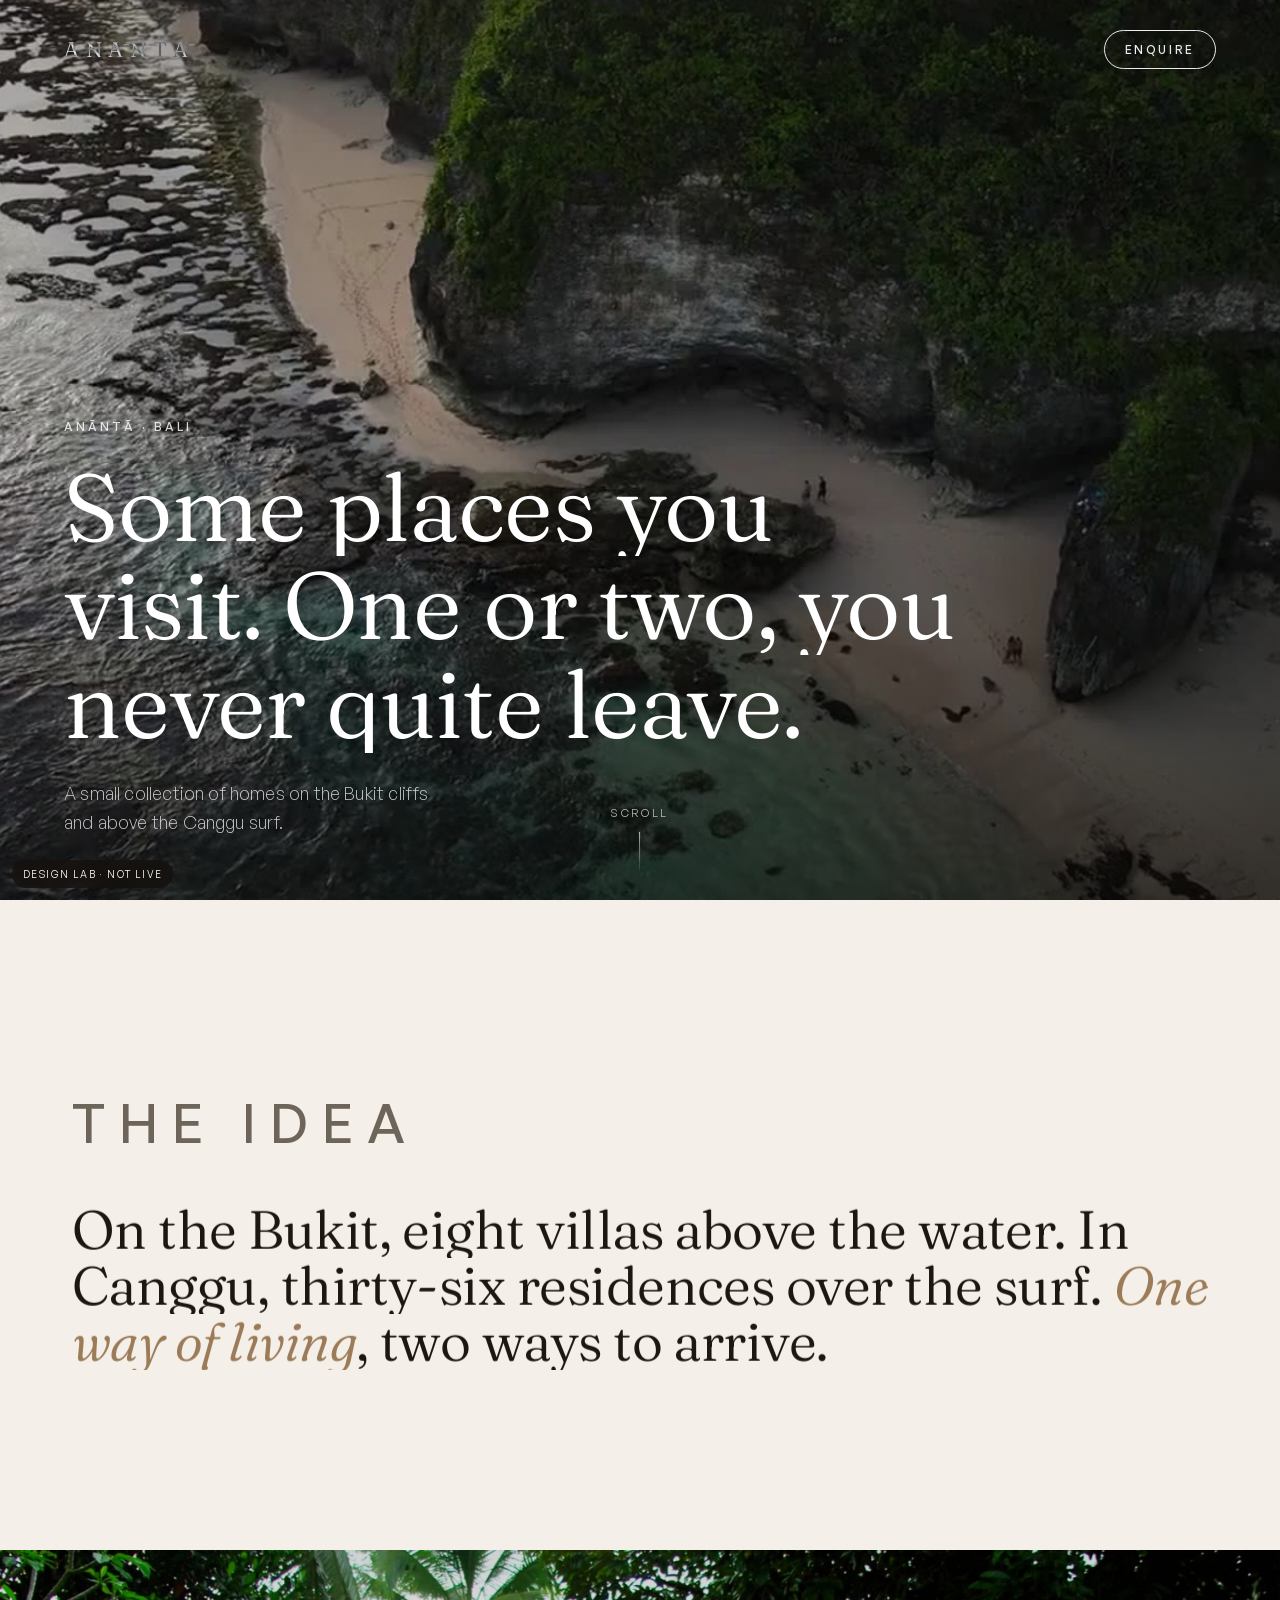
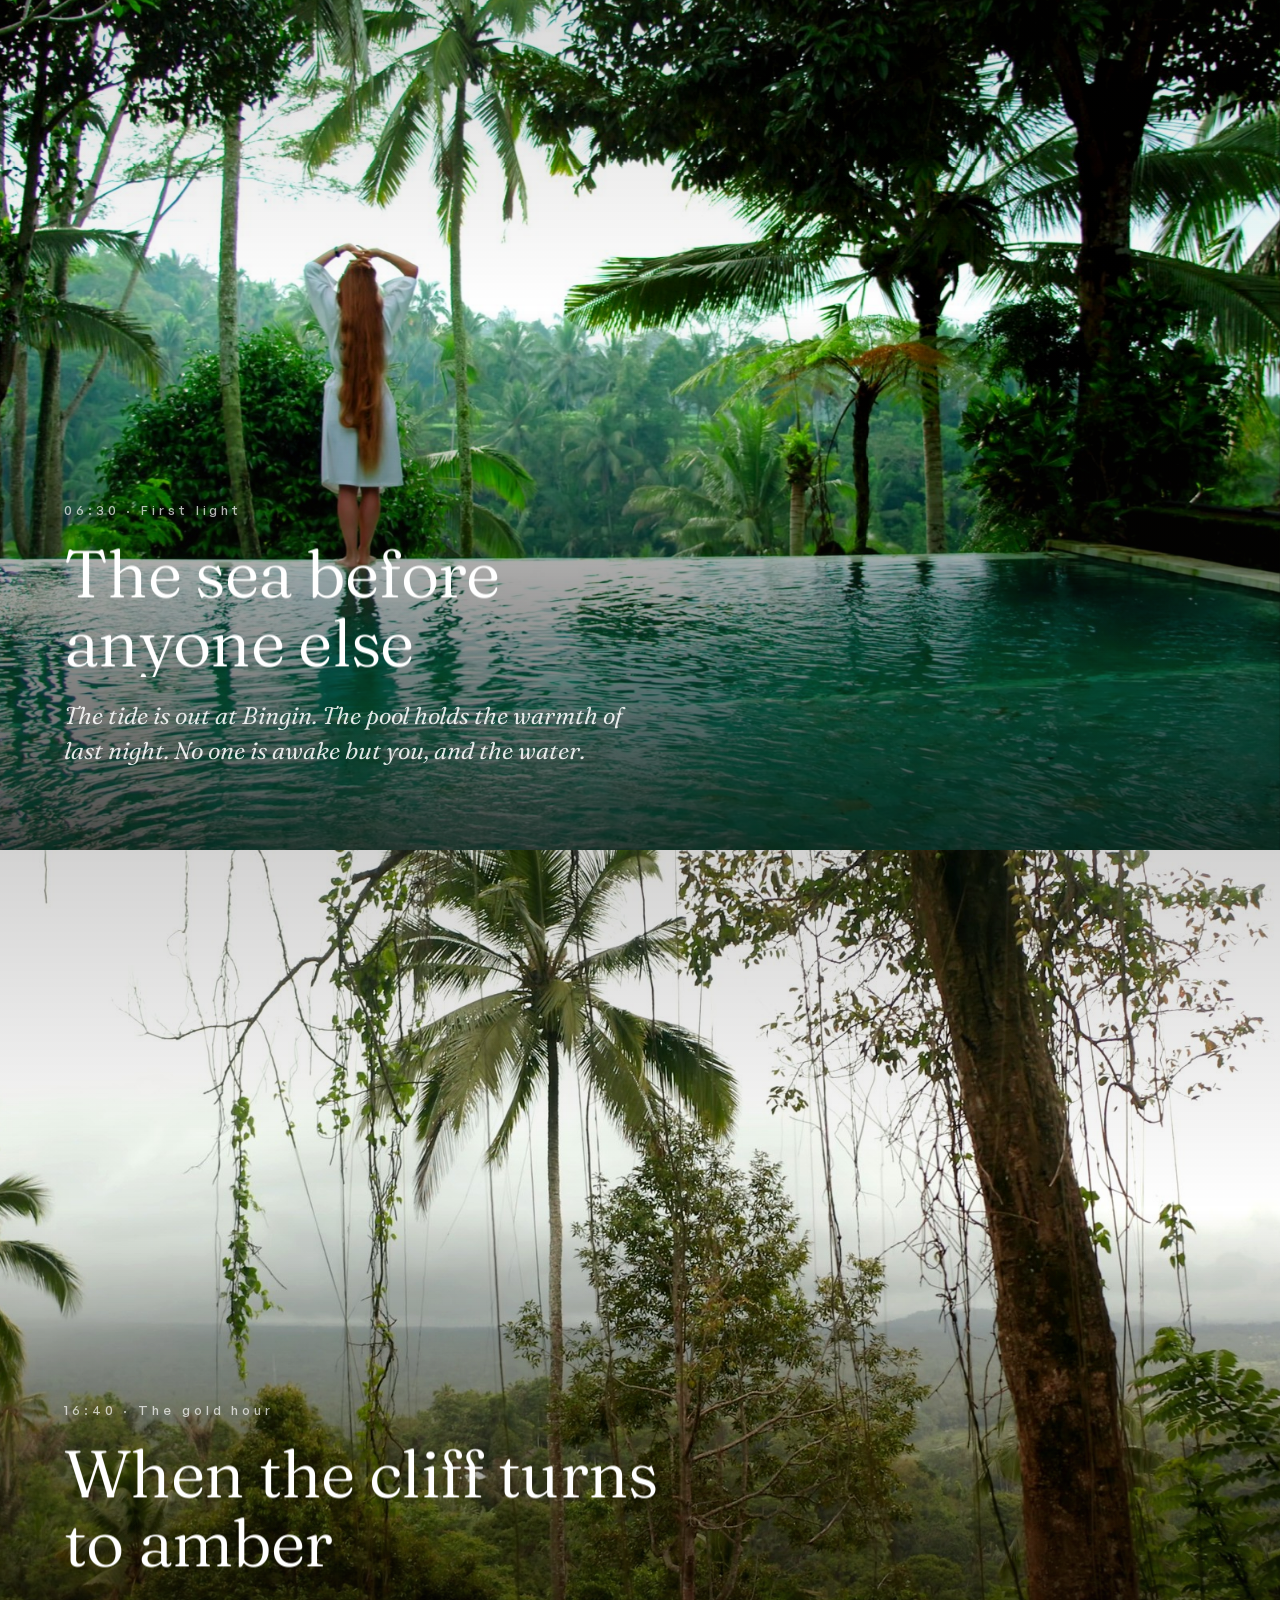
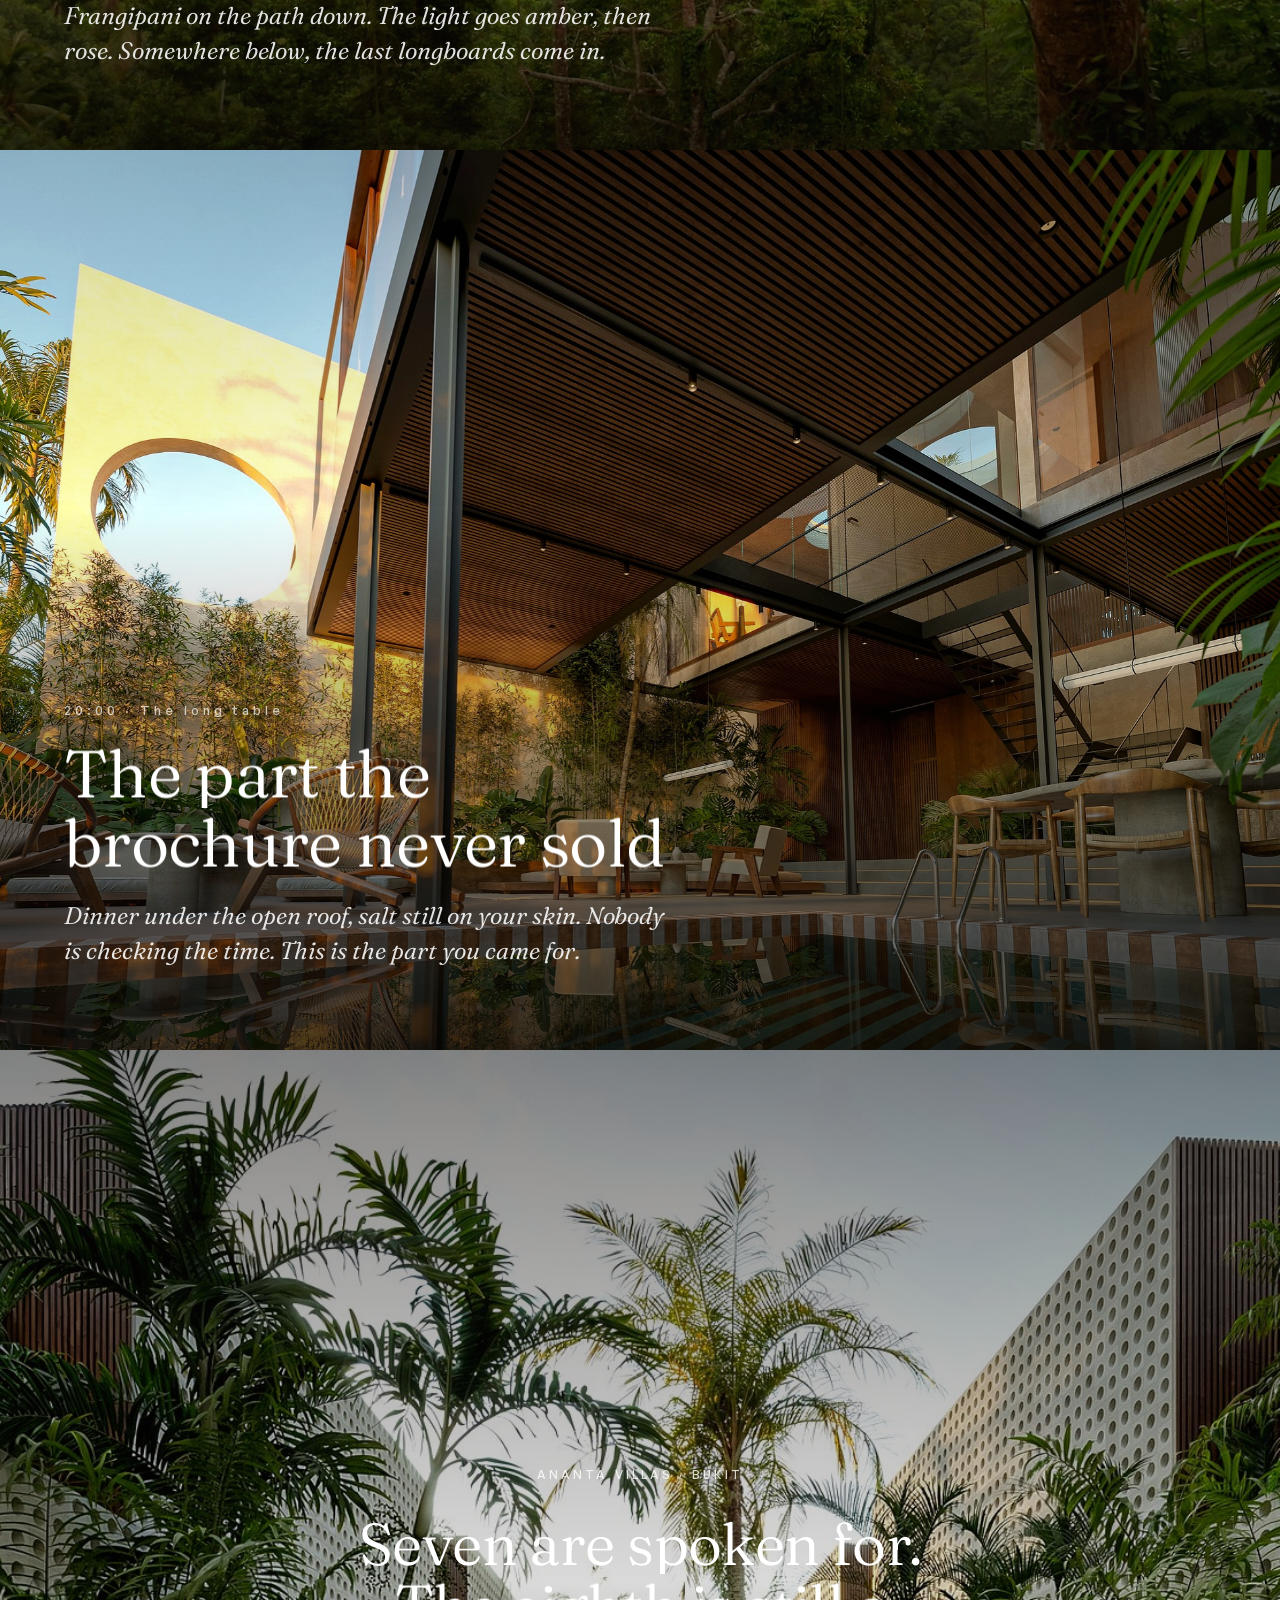
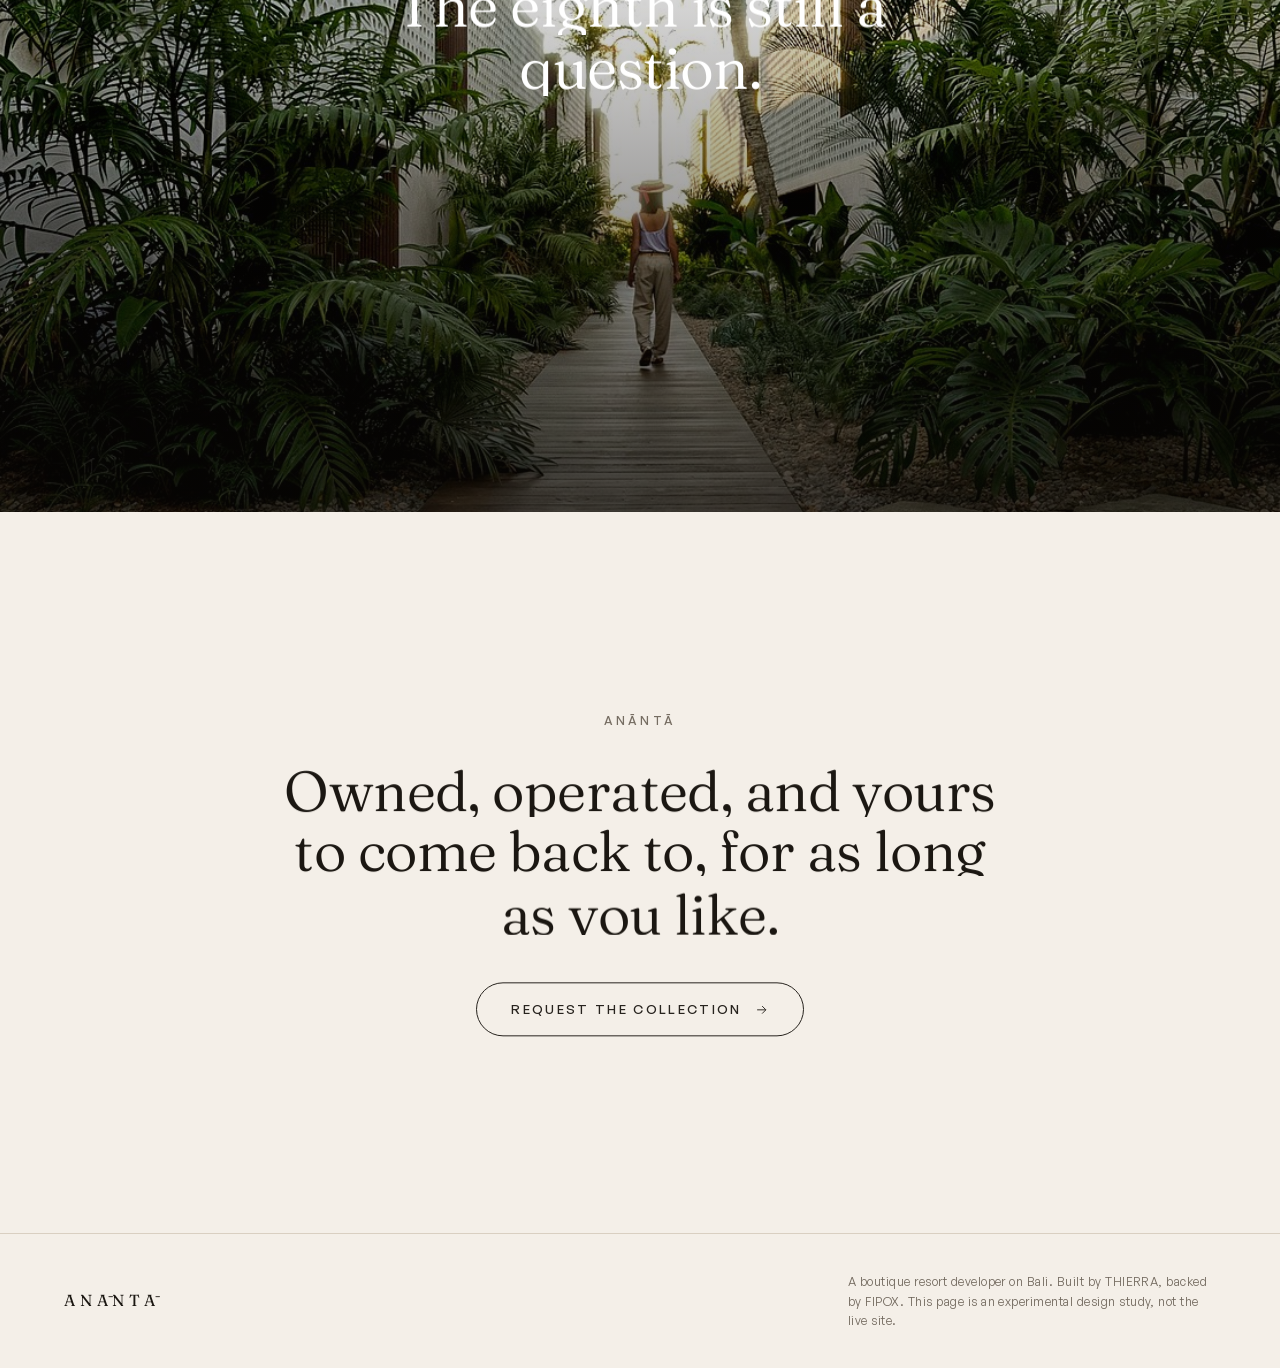
<file: lab/index.html>
<!DOCTYPE html>
<html lang="en">
<head>
<meta charset="utf-8">
<meta name="viewport" content="width=device-width, initial-scale=1, viewport-fit=cover">
<meta name="robots" content="noindex, nofollow">
<title>Ananta · design lab</title>
<meta name="description" content="Experimental design slice — not the live site.">
<link rel="preload" href="fonts/fraunces-wght-normal.woff2" as="font" type="font/woff2" crossorigin>
<link rel="preload" href="fonts/general-sans-400.woff2" as="font" type="font/woff2" crossorigin>
<link rel="stylesheet" href="lab.css">
<!-- Pre-paint reveal gate: hide animated elements only when JS is live (lab.js un-hides if GSAP/motion is unavailable). No flash, but never permanently hidden. -->
<script>document.documentElement.classList.add('js')</script>
<style>.js [data-split],.js [data-reveal]{opacity:0}@media(prefers-reduced-motion:reduce){.js [data-split],.js [data-reveal]{opacity:1}}</style>
</head>
<body>

<div class="grain" aria-hidden="true"></div>
<div class="lab-flag">design lab · not live</div>

<nav class="nav" id="nav">
  <a class="nav__brand" href="#">Anāntā</a>
  <a class="nav__cta" href="#enquire">Enquire</a>
</nav>

<!-- HERO -->
<header class="hero">
  <div class="hero__media" data-parallax="0.1">
    <video autoplay muted loop playsinline preload="metadata" poster="/villas/hero-poster.jpg">
      <source src="/hero_bali_sunset_m.mp4" type="video/mp4" media="(max-width:768px)">
      <source src="/hero_bali_sunset.mp4" type="video/mp4">
    </video>
  </div>
  <div class="hero__scrim"></div>
  <div class="hero__inner">
    <p class="eyebrow" data-reveal>Anāntā · Bali</p>
    <h1 class="display reveal-lines" data-split>Some places you visit. One or two, you never quite leave.</h1>
    <p class="hero__sub" data-reveal>A small collection of homes on the Bukit cliffs and above the Canggu surf.</p>
  </div>
  <div class="scrollcue" aria-hidden="true">Scroll<span></span></div>
</header>

<!-- PLACE (restraint) -->
<section class="place">
  <div class="place__inner">
    <p class="eyebrow" data-reveal>The idea</p>
    <p class="display reveal-lines" data-split>On the Bukit, eight villas above the water. In Canggu, thirty-six residences over the surf. <em>One way of living</em>, two ways to arrive.</p>
  </div>
</section>

<!-- DAY IN THE LIFE -->
<div class="day">

  <section class="panel">
    <div class="panel__media" data-clip><img src="/villas/render-pool.jpg" alt="Cliff-edge pool at first light" loading="lazy"></div>
    <div class="panel__scrim"></div>
    <div class="panel__cap">
      <p class="panel__time" data-reveal>06:30 · First light</p>
      <h2 class="panel__title display reveal-lines" data-split>The sea before anyone else</h2>
      <p class="panel__sensory sensory" data-reveal>The tide is out at Bingin. The pool holds the warmth of last night. No one is awake but you, and the water.</p>
    </div>
  </section>

  <section class="panel">
    <div class="panel__media" data-clip><img src="/villas/render-facade.jpg" alt="The villa in the golden hour" loading="lazy"></div>
    <div class="panel__scrim"></div>
    <div class="panel__cap">
      <p class="panel__time" data-reveal>16:40 · The gold hour</p>
      <h2 class="panel__title display reveal-lines" data-split>When the cliff turns to amber</h2>
      <p class="panel__sensory sensory" data-reveal>Frangipani on the path down. The light goes amber, then rose. Somewhere below, the last longboards come in.</p>
    </div>
  </section>

  <section class="panel">
    <div class="panel__media" data-clip><img src="/villas/render-living.jpg" alt="The long table in the evening" loading="lazy"></div>
    <div class="panel__scrim"></div>
    <div class="panel__cap">
      <p class="panel__time" data-reveal>20:00 · The long table</p>
      <h2 class="panel__title display reveal-lines" data-split>The part the brochure never sold</h2>
      <p class="panel__sensory sensory" data-reveal>Dinner under the open roof, salt still on your skin. Nobody is checking the time. This is the part you came for.</p>
    </div>
  </section>

</div>

<!-- VILLA REVEAL -->
<section class="villa">
  <div class="villa__media" data-parallax="0.1"><img src="/villas/hero-photo.jpg" alt="Ananta villa, Bukit" loading="lazy"></div>
  <div class="villa__scrim"></div>
  <div class="villa__inner">
    <p class="eyebrow" data-reveal>Ananta Villas · Bukit</p>
    <h2 class="display reveal-lines" data-split>Seven are spoken for. The eighth is still a question.</h2>
  </div>
</section>

<!-- CLOSE -->
<section class="close" id="enquire">
  <p class="eyebrow" data-reveal>Anāntā</p>
  <h2 class="display reveal-lines" data-split>Owned, operated, and yours to come back to, for as long as you like.</h2>
  <a class="close__cta" href="#" data-reveal>Request the collection
    <svg viewBox="0 0 24 24" fill="none" stroke="currentColor" stroke-width="1.5"><path d="M5 12h14M13 6l6 6-6 6"/></svg>
  </a>
</section>

<footer class="foot">
  <span class="foot__brand">Anāntā</span>
  <span class="foot__note">A boutique resort developer on Bali. Built by THIERRA, backed by FIPOX. This page is an experimental design study, not the live site.</span>
</footer>

<script src="vendor/gsap.min.js"></script>
<script src="vendor/ScrollTrigger.min.js"></script>
<script src="vendor/SplitText.min.js"></script>
<script src="vendor/lenis.min.js"></script>
<script src="lab.js"></script>
</body>
</html>
</file>
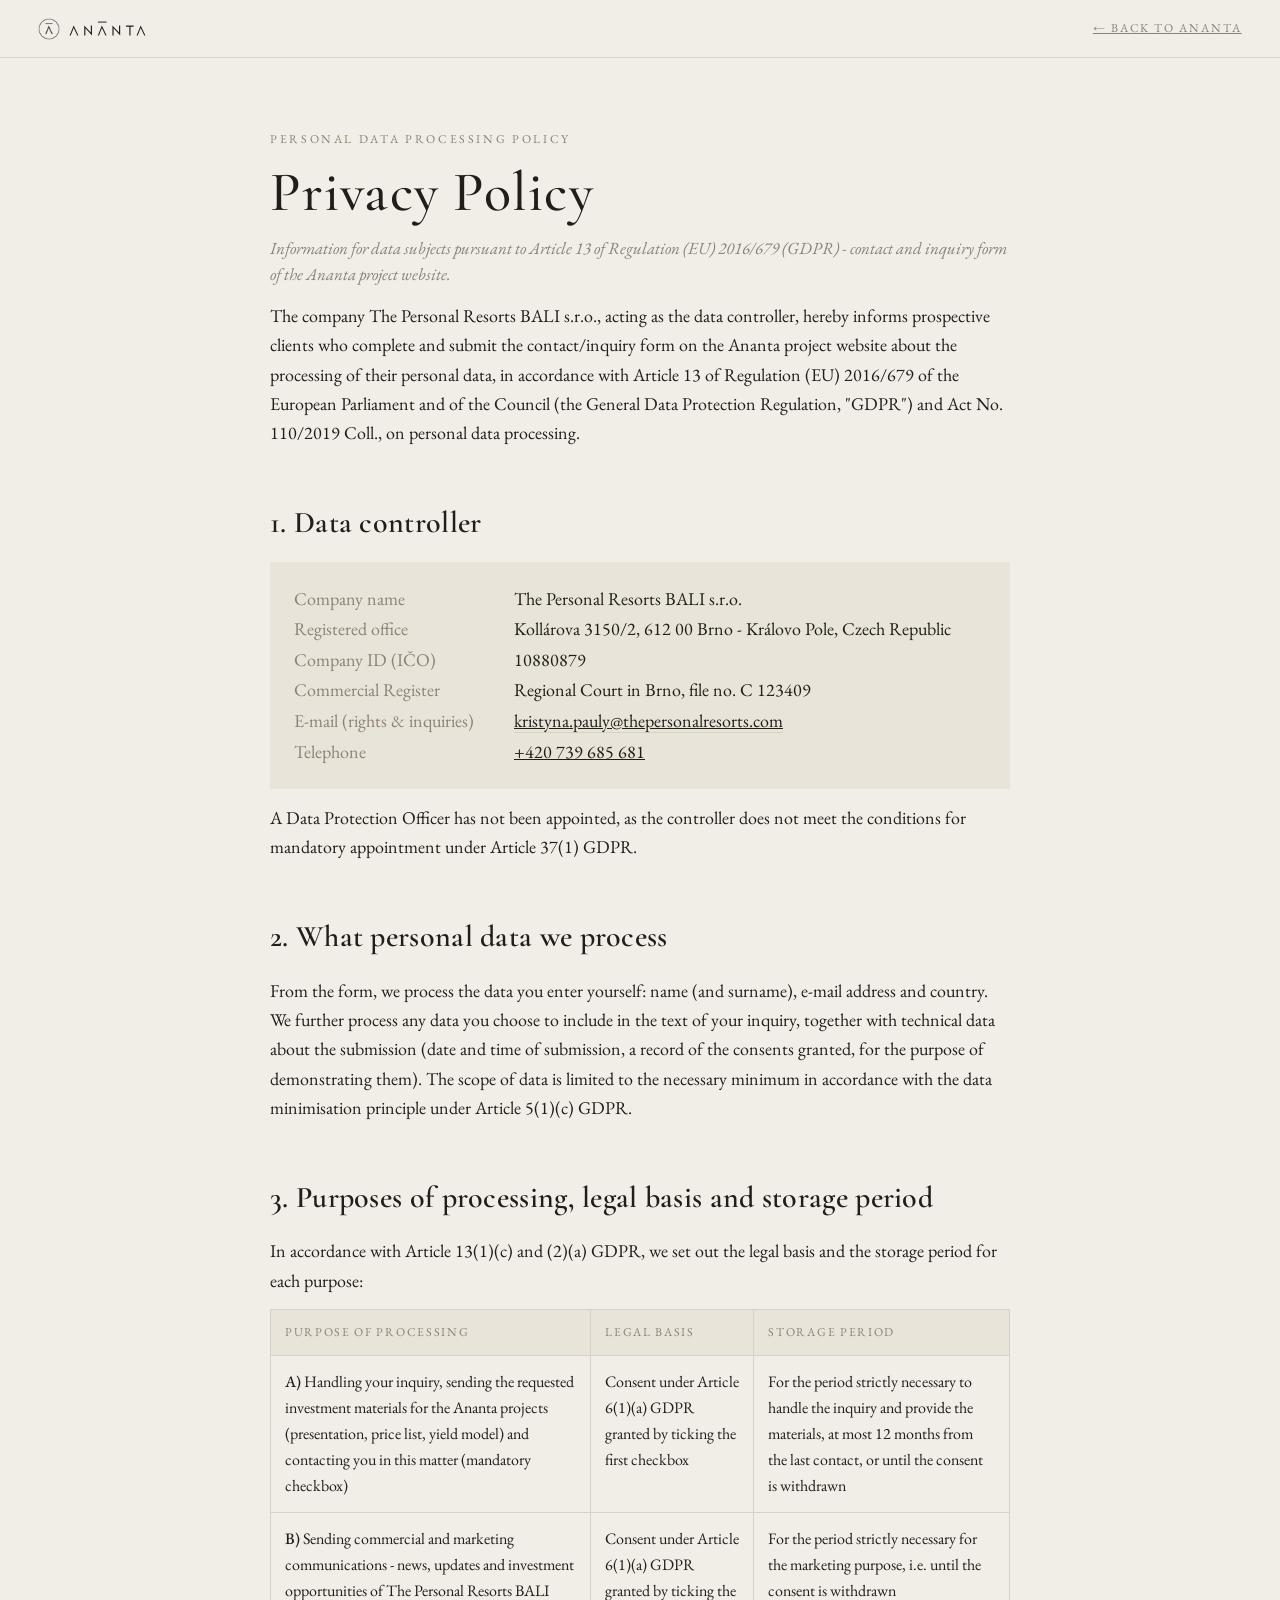
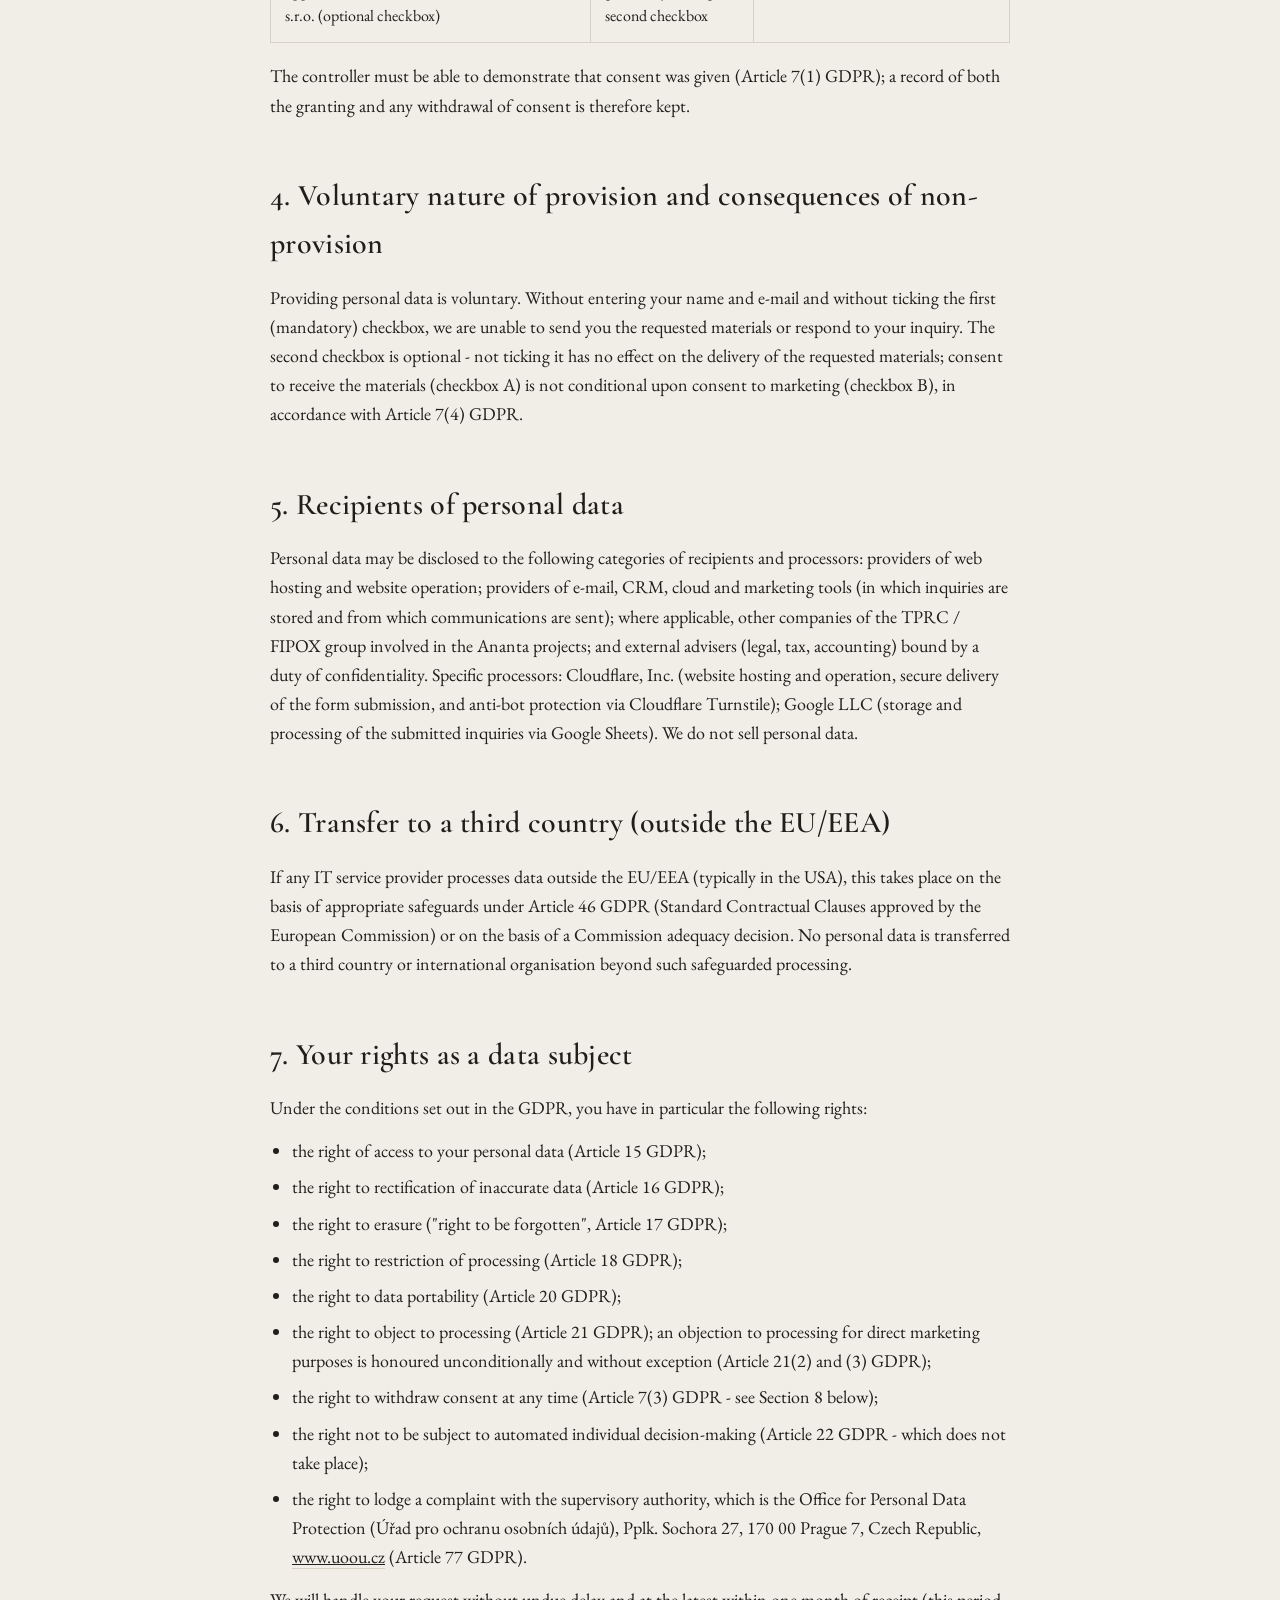
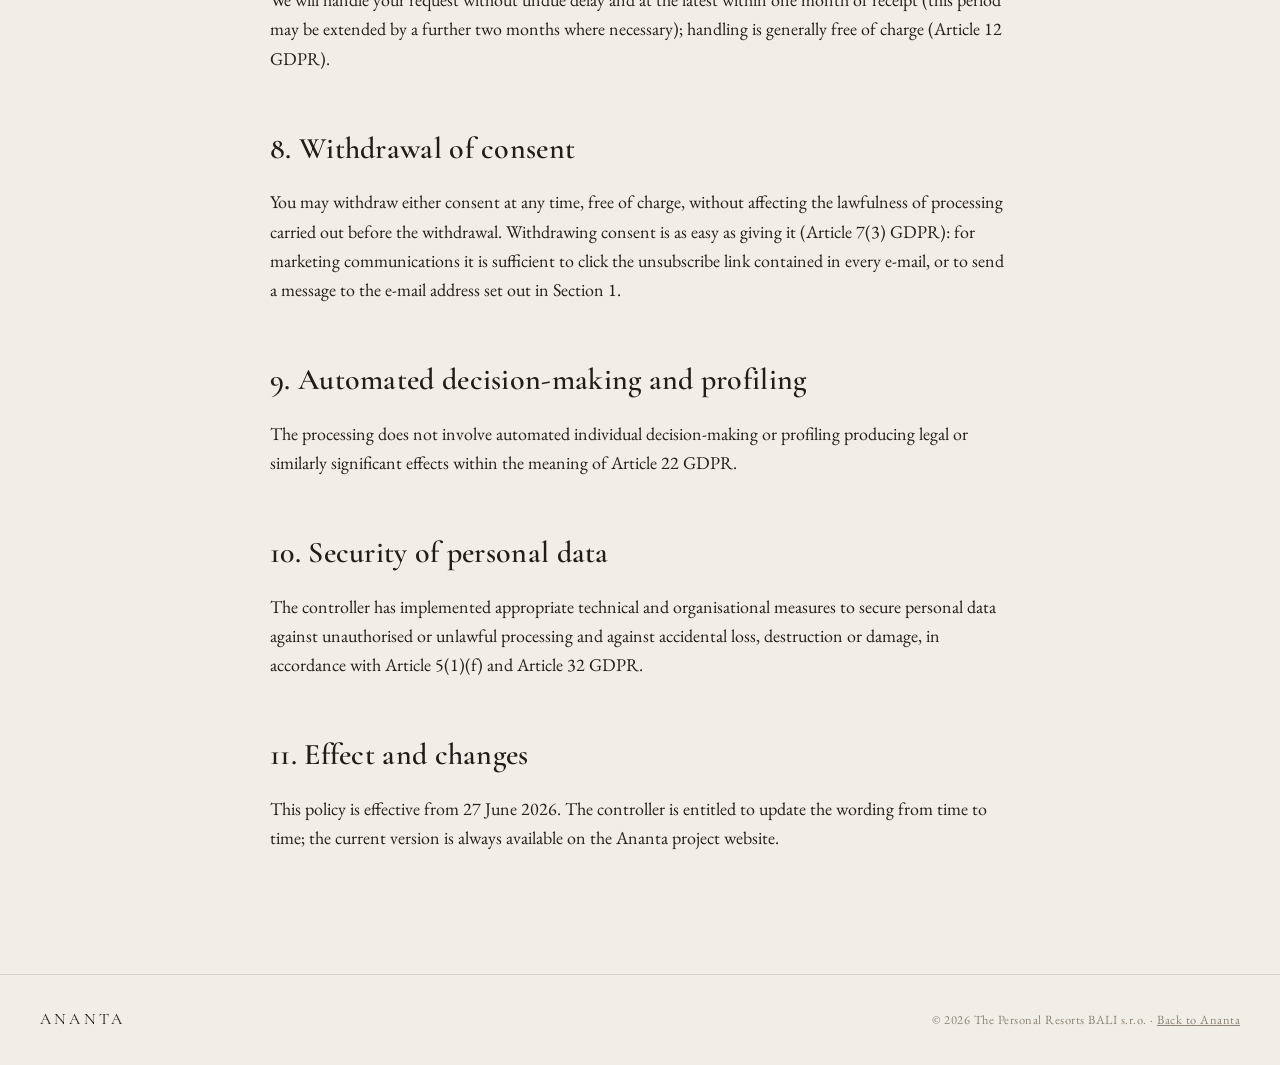
<file: privacy/index.html>
<!DOCTYPE html>
<html lang="en">
<head>
<meta charset="UTF-8">
<meta name="robots" content="noindex">
<meta name="viewport" content="width=device-width, initial-scale=1, viewport-fit=cover">
<meta name="theme-color" content="#F1EEE7">
<title>Privacy Policy - Ananta</title>
<meta name="description" content="Personal data processing policy for the contact and inquiry form of the Ananta project website. The Personal Resorts BALI s.r.o.">
<link rel="canonical" href="/privacy">
<link rel="icon" type="image/png" sizes="32x32" href="/favicon-32.png">
<link rel="icon" type="image/png" sizes="16x16" href="/favicon-16.png">
<link rel="apple-touch-icon" sizes="180x180" href="/apple-touch-icon.png">
<link rel="preconnect" href="https://fonts.googleapis.com">
<link rel="preconnect" href="https://fonts.gstatic.com" crossorigin>
<link href="https://fonts.googleapis.com/css2?family=Cormorant+Garamond:ital,wght@0,400;0,500;0,600;1,400&family=EB+Garamond:ital,wght@0,400;0,500;1,400&display=swap" rel="stylesheet">
<style>
:root{
  --cream:#F1EEE7;--cream2:#E9E4DA;--ink:#211E1A;--soft:#8C8275;--line:#D8D1C5;
  --serif:'Cormorant Garamond',Georgia,serif;--body:'EB Garamond',Georgia,serif;
}
*{margin:0;padding:0;box-sizing:border-box}
html{scroll-behavior:smooth}
body{font-family:var(--body);color:var(--ink);background:var(--cream);-webkit-font-smoothing:antialiased;font-size:18px;line-height:1.62;overflow-x:hidden}
a{color:inherit}
.sr-only{position:absolute;width:1px;height:1px;overflow:hidden;clip:rect(0,0,0,0)}

nav{position:fixed;top:0;left:0;right:0;z-index:50;background:var(--cream);border-bottom:1px solid var(--line);
  display:flex;align-items:center;gap:18px;padding:0 clamp(18px,3vw,40px);height:58px}
.brand{display:inline-flex;align-items:center;gap:9px;font-family:var(--serif);font-weight:500;font-size:19px;letter-spacing:.16em;text-transform:uppercase}
.brand-seal,.brand-word{display:inline-block;background-color:currentColor;-webkit-mask-repeat:no-repeat;mask-repeat:no-repeat;-webkit-mask-position:center;mask-position:center;-webkit-mask-size:contain;mask-size:contain;mask-mode:alpha}
.brand-seal{-webkit-mask-image:url(/ananta-seal.png);mask-image:url(/ananta-seal.png);width:22px;height:22px;flex:none}
.brand-word{-webkit-mask-image:url(/ananta-wordmark.svg);mask-image:url(/ananta-wordmark.svg);aspect-ratio:782.5 / 153;height:15px;flex:none}
.navback{font-family:var(--body);font-size:12px;letter-spacing:.16em;text-transform:uppercase;color:var(--soft);margin-left:auto}
.navback:hover{color:var(--ink)}

.doc{max-width:820px;margin:0 auto;padding:calc(58px + clamp(48px,8vh,96px)) clamp(20px,5vw,40px) clamp(70px,12vh,130px)}
.doc__eyebrow{font-family:var(--body);font-size:12px;letter-spacing:.22em;text-transform:uppercase;color:var(--soft);margin-bottom:18px}
.doc h1{font-family:var(--serif);font-weight:500;font-size:clamp(34px,5vw,56px);line-height:1.05;letter-spacing:.02em;margin-bottom:14px}
.doc__intro-sub{font-family:var(--body);font-style:italic;font-size:17px;color:var(--soft);line-height:1.5;margin-bottom:34px}
.doc__lead{font-size:18px;margin-bottom:8px}
.doc h2{font-family:var(--serif);font-weight:600;font-size:clamp(22px,2.6vw,30px);letter-spacing:.01em;margin:44px 0 14px;padding-top:8px}
.doc p{margin-bottom:14px}
.doc p+p{margin-top:0}
.doc strong{font-weight:500}
.doc dl{margin:10px 0 14px}
.doc dt{font-weight:500;font-family:var(--serif);font-size:20px}
.doc dd{margin:2px 0 16px}
.doc ul{margin:6px 0 14px;padding-left:22px}
.doc li{margin-bottom:7px}
.doc table{width:100%;border-collapse:collapse;margin:14px 0 18px;font-size:16px}
.doc th,.doc td{text-align:left;vertical-align:top;padding:13px 14px;border:1px solid var(--line)}
.doc th{font-family:var(--body);font-size:12px;letter-spacing:.14em;text-transform:uppercase;color:var(--soft);font-weight:400;background:var(--cream2)}
.doc td .label{font-weight:500}
.doc__contact{background:var(--cream2);padding:22px 24px;margin:8px 0 14px;line-height:1.7}
.doc__contact div{display:flex;gap:10px;flex-wrap:wrap}
.doc__contact .k{color:var(--soft);min-width:210px}
.doc a[href^="mailto"],.doc a[href^="http"]{border-bottom:1px solid var(--line)}
.doc a:hover{border-bottom-color:var(--ink)}

footer{border-top:1px solid var(--line);padding:32px clamp(20px,5vw,40px);display:flex;flex-wrap:wrap;gap:12px;justify-content:space-between;align-items:center;font-family:var(--body);font-size:12.5px;letter-spacing:.04em;color:var(--soft)}
footer .fbrand{font-family:var(--serif);font-size:16px;letter-spacing:.2em;text-transform:uppercase;color:var(--ink)}
@media(max-width:560px){.doc__contact .k{min-width:0}.doc table{font-size:15px}.doc th,.doc td{padding:10px}}
</style>
</head>
<body>

<nav>
  <a class="brand" href="/"><span class="brand-seal" aria-hidden="true"></span><span class="brand-word" aria-hidden="true"></span><span class="sr-only">Ananta</span></a>
  <a class="navback" href="/">← Back to Ananta</a>
</nav>

<main class="doc">
  <p class="doc__eyebrow">Personal data processing policy</p>
  <h1>Privacy Policy</h1>
  <p class="doc__intro-sub">Information for data subjects pursuant to Article 13 of Regulation (EU) 2016/679 (GDPR) - contact and inquiry form of the Ananta project website.</p>

  <p class="doc__lead">The company The Personal Resorts BALI s.r.o., acting as the data controller, hereby informs prospective clients who complete and submit the contact/inquiry form on the Ananta project website about the processing of their personal data, in accordance with Article 13 of Regulation (EU) 2016/679 of the European Parliament and of the Council (the General Data Protection Regulation, "GDPR") and Act No. 110/2019 Coll., on personal data processing.</p>

  <h2>1. Data controller</h2>
  <div class="doc__contact">
    <div><span class="k">Company name</span><span>The Personal Resorts BALI s.r.o.</span></div>
    <div><span class="k">Registered office</span><span>Kollárova 3150/2, 612 00 Brno - Královo Pole, Czech Republic</span></div>
    <div><span class="k">Company ID (IČO)</span><span>10880879</span></div>
    <div><span class="k">Commercial Register</span><span>Regional Court in Brno, file no. C 123409</span></div>
    <div><span class="k">E-mail (rights &amp; inquiries)</span><span><a href="mailto:kristyna.pauly@thepersonalresorts.com">kristyna.pauly@thepersonalresorts.com</a></span></div>
    <div><span class="k">Telephone</span><span><a href="tel:+420739685681">+420 739 685 681</a></span></div>
  </div>
  <p>A Data Protection Officer has not been appointed, as the controller does not meet the conditions for mandatory appointment under Article 37(1) GDPR.</p>

  <h2>2. What personal data we process</h2>
  <p>From the form, we process the data you enter yourself: name (and surname), e-mail address and country. We further process any data you choose to include in the text of your inquiry, together with technical data about the submission (date and time of submission, a record of the consents granted, for the purpose of demonstrating them). The scope of data is limited to the necessary minimum in accordance with the data minimisation principle under Article 5(1)(c) GDPR.</p>

  <h2>3. Purposes of processing, legal basis and storage period</h2>
  <p>In accordance with Article 13(1)(c) and (2)(a) GDPR, we set out the legal basis and the storage period for each purpose:</p>
  <table>
    <thead><tr><th>Purpose of processing</th><th>Legal basis</th><th>Storage period</th></tr></thead>
    <tbody>
      <tr>
        <td><span class="label">A)</span> Handling your inquiry, sending the requested investment materials for the Ananta projects (presentation, price list, yield model) and contacting you in this matter (mandatory checkbox)</td>
        <td>Consent under Article 6(1)(a) GDPR granted by ticking the first checkbox</td>
        <td>For the period strictly necessary to handle the inquiry and provide the materials, at most 12 months from the last contact, or until the consent is withdrawn</td>
      </tr>
      <tr>
        <td><span class="label">B)</span> Sending commercial and marketing communications - news, updates and investment opportunities of The Personal Resorts BALI s.r.o. (optional checkbox)</td>
        <td>Consent under Article 6(1)(a) GDPR granted by ticking the second checkbox</td>
        <td>For the period strictly necessary for the marketing purpose, i.e. until the consent is withdrawn</td>
      </tr>
    </tbody>
  </table>
  <p>The controller must be able to demonstrate that consent was given (Article 7(1) GDPR); a record of both the granting and any withdrawal of consent is therefore kept.</p>

  <h2>4. Voluntary nature of provision and consequences of non-provision</h2>
  <p>Providing personal data is voluntary. Without entering your name and e-mail and without ticking the first (mandatory) checkbox, we are unable to send you the requested materials or respond to your inquiry. The second checkbox is optional - not ticking it has no effect on the delivery of the requested materials; consent to receive the materials (checkbox A) is not conditional upon consent to marketing (checkbox B), in accordance with Article 7(4) GDPR.</p>

  <h2>5. Recipients of personal data</h2>
  <p>Personal data may be disclosed to the following categories of recipients and processors: providers of web hosting and website operation; providers of e-mail, CRM, cloud and marketing tools (in which inquiries are stored and from which communications are sent); where applicable, other companies of the TPRC / FIPOX group involved in the Ananta projects; and external advisers (legal, tax, accounting) bound by a duty of confidentiality. Specific processors: Cloudflare, Inc. (website hosting and operation, secure delivery of the form submission, and anti-bot protection via Cloudflare Turnstile); Google LLC (storage and processing of the submitted inquiries via Google Sheets). We do not sell personal data.</p>

  <h2>6. Transfer to a third country (outside the EU/EEA)</h2>
  <p>If any IT service provider processes data outside the EU/EEA (typically in the USA), this takes place on the basis of appropriate safeguards under Article 46 GDPR (Standard Contractual Clauses approved by the European Commission) or on the basis of a Commission adequacy decision. No personal data is transferred to a third country or international organisation beyond such safeguarded processing.</p>

  <h2>7. Your rights as a data subject</h2>
  <p>Under the conditions set out in the GDPR, you have in particular the following rights:</p>
  <ul>
    <li>the right of access to your personal data (Article 15 GDPR);</li>
    <li>the right to rectification of inaccurate data (Article 16 GDPR);</li>
    <li>the right to erasure ("right to be forgotten", Article 17 GDPR);</li>
    <li>the right to restriction of processing (Article 18 GDPR);</li>
    <li>the right to data portability (Article 20 GDPR);</li>
    <li>the right to object to processing (Article 21 GDPR); an objection to processing for direct marketing purposes is honoured unconditionally and without exception (Article 21(2) and (3) GDPR);</li>
    <li>the right to withdraw consent at any time (Article 7(3) GDPR - see Section 8 below);</li>
    <li>the right not to be subject to automated individual decision-making (Article 22 GDPR - which does not take place);</li>
    <li>the right to lodge a complaint with the supervisory authority, which is the Office for Personal Data Protection (Úřad pro ochranu osobních údajů), Pplk. Sochora 27, 170 00 Prague 7, Czech Republic, <a href="https://www.uoou.cz" target="_blank" rel="noopener">www.uoou.cz</a> (Article 77 GDPR).</li>
  </ul>
  <p>We will handle your request without undue delay and at the latest within one month of receipt (this period may be extended by a further two months where necessary); handling is generally free of charge (Article 12 GDPR).</p>

  <h2>8. Withdrawal of consent</h2>
  <p>You may withdraw either consent at any time, free of charge, without affecting the lawfulness of processing carried out before the withdrawal. Withdrawing consent is as easy as giving it (Article 7(3) GDPR): for marketing communications it is sufficient to click the unsubscribe link contained in every e-mail, or to send a message to the e-mail address set out in Section 1.</p>

  <h2>9. Automated decision-making and profiling</h2>
  <p>The processing does not involve automated individual decision-making or profiling producing legal or similarly significant effects within the meaning of Article 22 GDPR.</p>

  <h2>10. Security of personal data</h2>
  <p>The controller has implemented appropriate technical and organisational measures to secure personal data against unauthorised or unlawful processing and against accidental loss, destruction or damage, in accordance with Article 5(1)(f) and Article 32 GDPR.</p>

  <h2>11. Effect and changes</h2>
  <p>This policy is effective from 27 June 2026. The controller is entitled to update the wording from time to time; the current version is always available on the Ananta project website.</p>
</main>

<footer>
  <span class="fbrand">Ananta</span>
  <span>© 2026 The Personal Resorts BALI s.r.o. · <a href="/">Back to Ananta</a></span>
</footer>

</body>
</html>
</file>
<file: lab/lab.css>
/* Ananta — design lab. Experimental redesign slice (lifestyle-first, cinematic).
   Self-hosted Fraunces + General Sans, GSAP + Lenis in /vendor. Cookie-free.
   Round-2 research: warm neutrals, light display serif, sentence case, full-bleed
   imagery, restraint, day-in-the-life emotion. NOT the live site — branch preview only. */

/* ---------- fonts (self-hosted, GDPR-clean) ---------- */
@font-face{font-family:'Fraunces';src:url('fonts/fraunces-wght-normal.woff2') format('woff2');font-weight:100 900;font-style:normal;font-display:swap}
@font-face{font-family:'Fraunces';src:url('fonts/fraunces-wght-italic.woff2') format('woff2');font-weight:100 900;font-style:italic;font-display:swap}
@font-face{font-family:'General Sans';src:url('fonts/general-sans-300.woff2') format('woff2');font-weight:300;font-style:normal;font-display:swap}
@font-face{font-family:'General Sans';src:url('fonts/general-sans-400.woff2') format('woff2');font-weight:400;font-style:normal;font-display:swap}
@font-face{font-family:'General Sans';src:url('fonts/general-sans-500.woff2') format('woff2');font-weight:500;font-style:normal;font-display:swap}
@font-face{font-family:'General Sans';src:url('fonts/general-sans-600.woff2') format('woff2');font-weight:600;font-style:normal;font-display:swap}

/* ---------- tokens ---------- */
:root{
  --cream:#F4EFE8;        /* warm bone canvas */
  --cream-2:#EAE2D5;
  --ink:#1B1712;          /* warm near-black */
  --soft:#6E655A;         /* warm grey text */
  --line:#D9CFC1;
  --dark:#14100C;         /* cinematic near-black sections */
  --accent:#9C7B58;       /* warm tan, used sparingly */
  --serif:'Fraunces',Georgia,'Times New Roman',serif;
  --sans:'General Sans',system-ui,-apple-system,sans-serif;
  --pad:clamp(20px,5vw,90px);
  --ease:cubic-bezier(.22,.61,.36,1);
}

*{margin:0;padding:0;box-sizing:border-box}
html{-webkit-text-size-adjust:100%}
body{
  font-family:var(--sans);font-weight:400;color:var(--ink);background:var(--cream);
  font-size:17px;line-height:1.6;-webkit-font-smoothing:antialiased;text-rendering:optimizeLegibility;
  overflow-x:hidden;
}
img,video{display:block;max-width:100%}
a{color:inherit;text-decoration:none}
::selection{background:var(--ink);color:var(--cream)}

/* Lenis */
html.lenis,html.lenis body{height:auto}
.lenis.lenis-smooth{scroll-behavior:auto!important}
.lenis.lenis-stopped{overflow:hidden}

/* ---------- film grain overlay (fixed, soft-light) ---------- */
.grain{position:fixed;inset:0;z-index:90;pointer-events:none;opacity:.045;mix-blend-mode:soft-light;
  background-image:url("data:image/svg+xml,%3Csvg xmlns='http://www.w3.org/2000/svg' width='180' height='180'%3E%3Cfilter id='n'%3E%3CfeTurbulence type='fractalNoise' baseFrequency='.9' numOctaves='2' stitchTiles='stitch'/%3E%3C/filter%3E%3Crect width='100%25' height='100%25' filter='url(%23n)'/%3E%3C/svg%3E");
  background-size:180px 180px}

/* ---------- type primitives ---------- */
.eyebrow{font-family:var(--sans);font-weight:500;font-size:12px;letter-spacing:.26em;text-transform:uppercase;color:var(--soft)}
.display{font-family:var(--serif);font-weight:340;font-optical-sizing:auto;line-height:1.04;letter-spacing:-.01em}
.lede{font-family:var(--serif);font-weight:330;font-size:clamp(22px,2.6vw,32px);line-height:1.35;letter-spacing:-.005em}
.sensory{font-family:var(--serif);font-style:italic;font-weight:360;font-size:clamp(18px,2vw,24px);line-height:1.45}

/* line-mask reveal is handled at runtime by GSAP SplitText (mask:"lines"). No base CSS
   transform here so nothing fights GSAP; the JS gate keeps [data-split] hidden pre-reveal. */
.ln{will-change:transform}

/* ---------- nav ---------- */
.nav{position:fixed;top:0;left:0;right:0;z-index:80;display:flex;align-items:center;justify-content:space-between;
  padding:clamp(18px,2.4vw,30px) var(--pad);color:#fff;mix-blend-mode:difference;transition:transform .5s var(--ease)}
.nav.hide{transform:translateY(-130%)}
.nav__brand{font-family:var(--serif);font-weight:360;font-size:21px;letter-spacing:.32em;text-transform:uppercase}
.nav__cta{font-family:var(--sans);font-weight:500;font-size:12px;letter-spacing:.22em;text-transform:uppercase;
  border:1px solid currentColor;border-radius:100px;padding:9px 20px;transition:opacity .3s}
.nav__cta:hover{opacity:.65}

/* ---------- hero ---------- */
.hero{position:relative;height:100svh;min-height:560px;overflow:hidden;background:var(--dark)}
.hero__media{position:absolute;inset:-15% 0}
.hero__media video,.hero__media img{width:100%;height:100%;object-fit:cover}
.hero__scrim{position:absolute;inset:0;background:linear-gradient(180deg,rgba(10,8,6,.28)0%,rgba(10,8,6,.05)42%,rgba(10,8,6,.62)100%)}
.hero__inner{position:absolute;inset:0;display:flex;flex-direction:column;justify-content:flex-end;
  padding:0 var(--pad) clamp(46px,7vh,90px);color:#fff}
.hero .eyebrow{color:rgba(255,255,255,.82);margin-bottom:22px}
.hero h1{font-size:clamp(40px,7.4vw,116px);max-width:15ch;color:#fff}
.hero__sub{margin-top:26px;font-weight:300;font-size:clamp(15px,1.5vw,18px);color:rgba(255,255,255,.8);max-width:34ch;letter-spacing:.01em}
.scrollcue{position:absolute;left:50%;bottom:26px;transform:translateX(-50%);color:rgba(255,255,255,.7);
  font-family:var(--sans);font-size:11px;letter-spacing:.24em;text-transform:uppercase;display:flex;flex-direction:column;align-items:center;gap:9px}
.scrollcue span{width:1px;height:42px;background:linear-gradient(rgba(255,255,255,.7),rgba(255,255,255,0));animation:cue 2.4s var(--ease) infinite}
@keyframes cue{0%{transform:scaleY(0);transform-origin:top}45%{transform:scaleY(1);transform-origin:top}55%{transform:scaleY(1);transform-origin:bottom}100%{transform:scaleY(0);transform-origin:bottom}}

/* ---------- place (Aman restraint) ---------- */
.place{background:var(--cream);padding:clamp(110px,20vh,230px) var(--pad);display:flex;justify-content:center}
.place__inner{max-width:1180px}
.place .eyebrow{margin-bottom:36px}
.place p{font-size:clamp(28px,4.2vw,58px)}
.place em{font-style:italic;color:var(--accent)}

/* ---------- day-in-the-life (full-bleed cinematic panels) ---------- */
.day{background:var(--dark)}
.panel{position:relative;height:100svh;min-height:600px;overflow:hidden}
.panel__media{position:absolute;inset:0;clip-path:inset(0 0 0 0)}
.panel__media img{width:100%;height:100%;object-fit:cover;transform:scale(1.06)}
.panel__scrim{position:absolute;inset:0;background:linear-gradient(180deg,rgba(8,6,4,.18)0%,rgba(8,6,4,0)40%,rgba(8,6,4,.72)100%)}
.panel__cap{position:absolute;left:0;right:0;bottom:0;padding:0 var(--pad) clamp(54px,9vh,110px);color:#fff;max-width:760px}
.panel__time{font-family:var(--sans);font-weight:500;font-size:13px;letter-spacing:.3em;color:rgba(255,255,255,.7);margin-bottom:18px}
.panel__title{font-size:clamp(34px,5.2vw,78px);color:#fff;margin-bottom:22px}
.panel__sensory{color:rgba(255,255,255,.88);max-width:40ch}

/* ---------- villa reveal ---------- */
.villa{position:relative;height:118vh;min-height:760px;overflow:hidden;background:var(--dark)}
.villa__media{position:absolute;inset:-15% 0}
.villa__media img{width:100%;height:100%;object-fit:cover}
.villa__scrim{position:absolute;inset:0;background:linear-gradient(180deg,rgba(8,6,4,.5),rgba(8,6,4,.15)50%,rgba(8,6,4,.7))}
.villa__inner{position:absolute;inset:0;display:flex;flex-direction:column;align-items:center;justify-content:center;text-align:center;color:#fff;padding:0 var(--pad)}
.villa .eyebrow{color:rgba(255,255,255,.8);margin-bottom:28px}
.villa h2{font-size:clamp(30px,4.6vw,66px);max-width:18ch;color:#fff}

/* ---------- close ---------- */
.close{background:var(--cream);padding:clamp(120px,22vh,240px) var(--pad);text-align:center}
.close .eyebrow{margin-bottom:30px}
.close h2{font-size:clamp(30px,4.4vw,62px);max-width:20ch;margin:0 auto 46px}
.close__cta{display:inline-flex;align-items:center;gap:12px;font-family:var(--sans);font-weight:500;font-size:13px;
  letter-spacing:.18em;text-transform:uppercase;border:1px solid var(--ink);border-radius:100px;padding:16px 34px;
  transition:background .4s var(--ease),color .4s var(--ease)}
.close__cta:hover{background:var(--ink);color:var(--cream)}
.close__cta svg{width:15px;height:15px}

/* ---------- footer ---------- */
.foot{background:var(--cream);border-top:1px solid var(--line);padding:38px var(--pad);
  display:flex;flex-wrap:wrap;gap:14px;justify-content:space-between;align-items:center;
  font-family:var(--sans);font-size:12px;letter-spacing:.04em;color:var(--soft)}
.foot__brand{font-family:var(--serif);font-size:16px;letter-spacing:.3em;text-transform:uppercase;color:var(--ink)}
.foot__note{max-width:46ch}
.lab-flag{position:fixed;left:12px;bottom:12px;z-index:95;background:rgba(20,16,12,.78);color:#fff;
  font-family:var(--sans);font-size:10px;letter-spacing:.14em;text-transform:uppercase;padding:6px 11px;border-radius:100px;backdrop-filter:blur(6px)}

/* ---------- responsive ---------- */
@media(max-width:768px){
  body{font-size:16px}
  .hero h1{font-size:clamp(38px,11vw,60px)}
  .panel__title{font-size:clamp(30px,9vw,46px)}
  .place p{font-size:clamp(26px,7vw,38px)}
  .nav__cta{padding:8px 16px;font-size:11px}
  .panel,.hero{min-height:520px}
}

/* ---------- reduced motion: show everything, no transforms ---------- */
@media(prefers-reduced-motion:reduce){
  .reveal-lines .line-i,.reveal-up{transform:none!important;opacity:1!important}
  .panel__media{clip-path:none!important}
  .panel__media img,.villa__media{transform:none!important}
  .scrollcue span{animation:none}
  .grain{display:none}
  *{scroll-behavior:auto!important}
}
</file>
